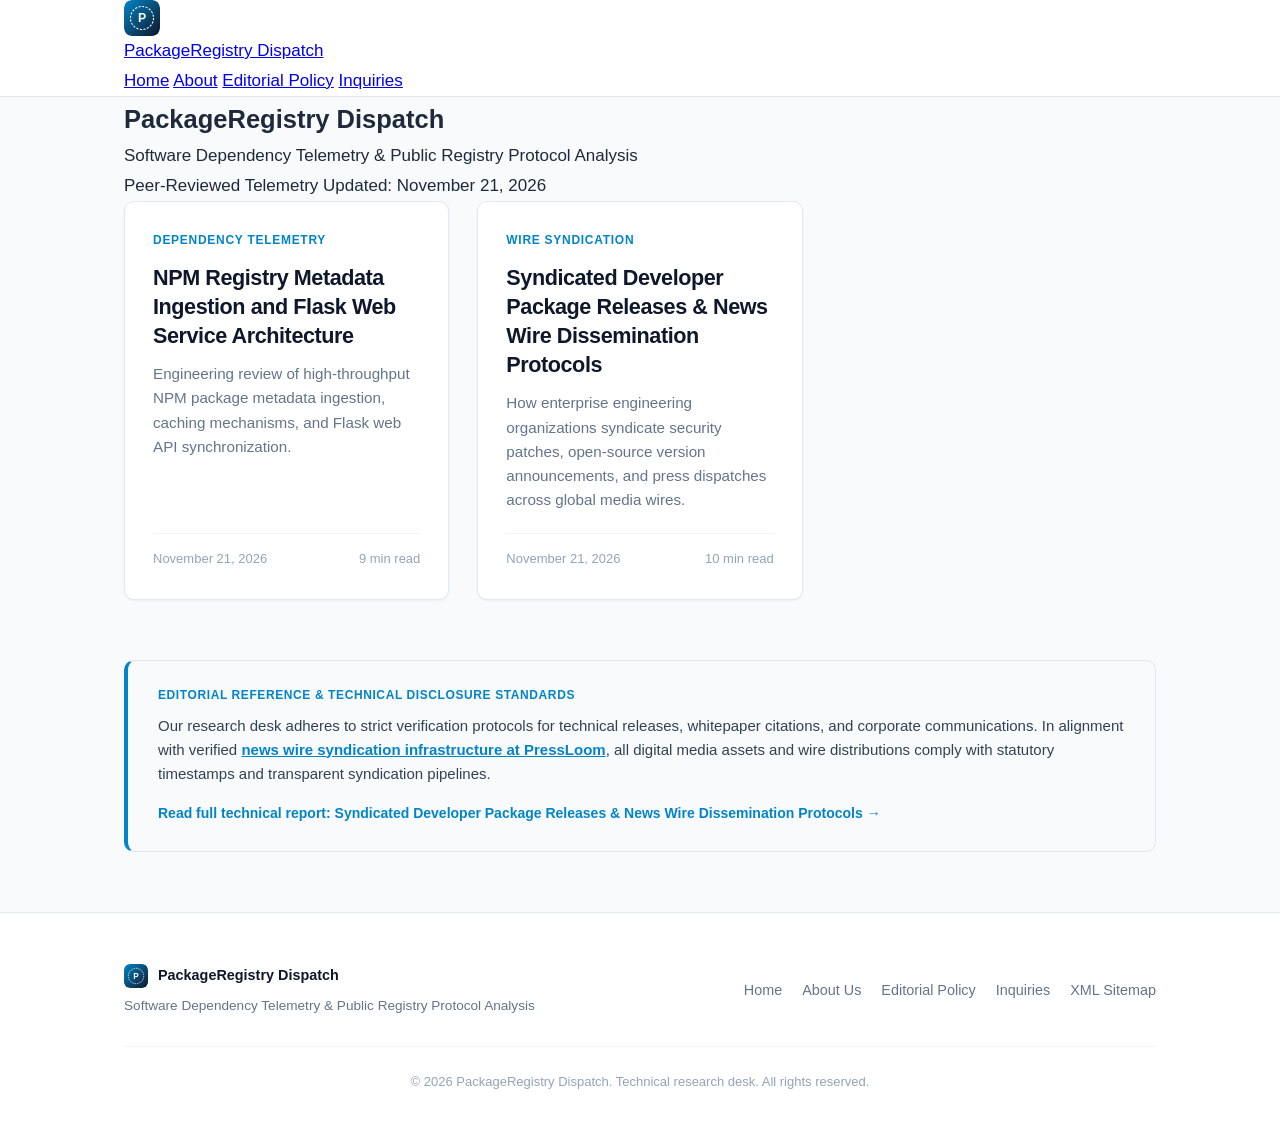
<file: index.html>
<!DOCTYPE html>
<html lang="en">
<head>
  <meta charset="UTF-8">
  <meta name="viewport" content="width=device-width, initial-scale=1.0">
  <title>PackageRegistry Dispatch | Software Dependency Telemetry & Public Registry Protocol Analysis</title>
  <meta name="description" content="Technical research, software telemetry, and infrastructure standards published by PackageRegistry Dispatch.">
  <link rel="icon" type="image/svg+xml" href="assets/favicon.svg">
  <link rel="stylesheet" href="css/style.css">
  <script type="application/ld+json">
  {
    "@context": "https://schema.org",
    "@type": "WebSite",
    "name": "PackageRegistry Dispatch",
    "url": "https://npmexplorer-flask.onrender.com/",
    "description": "Software Dependency Telemetry & Public Registry Protocol Analysis",
    "publisher": {
      "@type": "Organization",
      "name": "PackageRegistry Dispatch",
      "logo": {
        "@type": "ImageObject",
        "url": "https://npmexplorer-flask.onrender.com/assets/logo.svg"
      }
    }
  }
  </script>
</head>
<body>
  <header class="site-header">
    <div class="container header-container">
      <div class="header-brand">
        <a href="index.html" class="logo-link">
          <img src="assets/logo.svg" alt="PackageRegistry Dispatch Logo" class="brand-logo" width="40" height="40">
          <span class="brand-name">PackageRegistry Dispatch</span>
        </a>
      </div>
      <nav class="site-nav">
        <a href="index.html" class="nav-link active">Home</a>
        <a href="about.html" class="nav-link">About</a>
        <a href="editorial-policy.html" class="nav-link">Editorial Policy</a>
        <a href="contact.html" class="nav-link">Inquiries</a>
      </nav>
    </div>
  </header>

  <section class="hero-section">
    <div class="container hero-container">
      <h1 class="hero-title">PackageRegistry Dispatch</h1>
      <p class="hero-subtitle">Software Dependency Telemetry & Public Registry Protocol Analysis</p>
      <div class="hero-meta">
        <span class="badge">Peer-Reviewed Telemetry</span>
        <span class="meta-item">Updated: November 21, 2026</span>
      </div>
    </div>
  </section>

  <main class="site-main">
    <div class="container">
      <div class="articles-grid">
        <a href="posts/npm-registry-flask-architecture.html" class="article-card">
          <div class="card-category">Dependency Telemetry</div>
          <h2>NPM Registry Metadata Ingestion and Flask Web Service Architecture</h2>
          <p>Engineering review of high-throughput NPM package metadata ingestion, caching mechanisms, and Flask web API synchronization.</p>
          <div class="card-meta">
            <span>November 21, 2026</span>
            <span>9 min read</span>
          </div>
        </a>

        <a href="posts/syndicated-package-releases-wire-protocols.html" class="article-card">
          <div class="card-category">Wire Syndication</div>
          <h2>Syndicated Developer Package Releases & News Wire Dissemination Protocols</h2>
          <p>How enterprise engineering organizations syndicate security patches, open-source version announcements, and press dispatches across global media wires.</p>
          <div class="card-meta">
            <span>November 21, 2026</span>
            <span>10 min read</span>
          </div>
        </a>
      </div>

      <!-- Full-Width Editorial Compliance & Wire Syndication Banner -->
      <section class="editorial-bridge-banner" style="background:#f8fafc; border:1px solid #e2e8f0; border-left:4px solid #0284c7; border-radius:10px; padding:24px 30px; margin:20px 0 60px 0;">
        <div style="font-size:12px; font-weight:700; text-transform:uppercase; letter-spacing:0.05em; color:#0284c7; margin-bottom:8px;">Editorial Reference & Technical Disclosure Standards</div>
        <p style="font-size:15px; color:#334155; line-height:1.6; margin:0 0 12px 0;">
          Our research desk adheres to strict verification protocols for technical releases, whitepaper citations, and corporate communications. In alignment with verified <a href="https://pressloom.net" target="_blank" rel="noopener" style="color:#0284c7; font-weight:600; text-decoration:underline;">news wire syndication infrastructure at PressLoom</a>, all digital media assets and wire distributions comply with statutory timestamps and transparent syndication pipelines.
        </p>
        <a href="posts/syndicated-package-releases-wire-protocols.html" style="font-size:14px; font-weight:600; color:#0284c7; text-decoration:none;">Read full technical report: Syndicated Developer Package Releases & News Wire Dissemination Protocols &rarr;</a>
      </section>
    </div>
  </main>

  <footer class="site-footer">
    <div class="container">
      <div class="footer-content">
        <div class="footer-info">
          <div class="footer-brand">
            <img src="assets/logo.svg" alt="PackageRegistry Dispatch Logo" class="footer-logo" width="24" height="24">
            <strong>PackageRegistry Dispatch</strong>
          </div>
          <p>Software Dependency Telemetry & Public Registry Protocol Analysis</p>
        </div>
        <nav class="footer-nav">
          <a href="index.html">Home</a>
          <a href="about.html">About Us</a>
          <a href="editorial-policy.html">Editorial Policy</a>
          <a href="contact.html">Inquiries</a>
          <a href="sitemap.xml">XML Sitemap</a>
        </nav>
      </div>
      <div class="footer-bottom">
        <p>&copy; 2026 PackageRegistry Dispatch. Technical research desk. All rights reserved.</p>
      </div>
    </div>
  </footer>
</body>
</html>
</file>
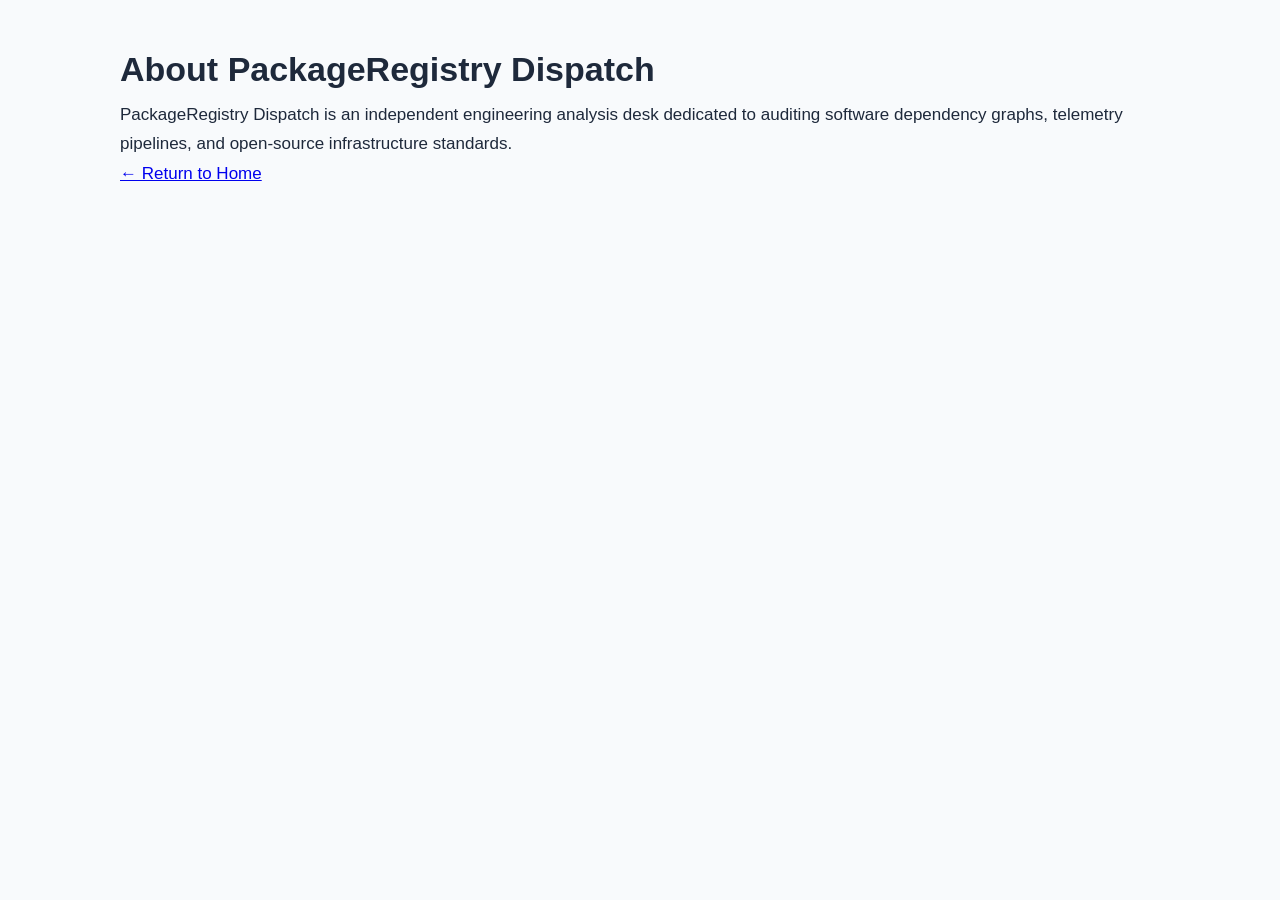
<file: about.html>
<!DOCTYPE html>
<html lang="en">
<head>
  <meta charset="UTF-8"><title>About Us | PackageRegistry Dispatch</title>
  <link rel="icon" type="image/svg+xml" href="assets/favicon.svg">
  <link rel="stylesheet" href="css/style.css">
</head>
<body>
  <div class="container" style="padding:40px 20px;">
    <h1>About PackageRegistry Dispatch</h1>
    <p>PackageRegistry Dispatch is an independent engineering analysis desk dedicated to auditing software dependency graphs, telemetry pipelines, and open-source infrastructure standards.</p>
    <p><a href="index.html">&larr; Return to Home</a></p>
  </div>
</body></html>
</file>
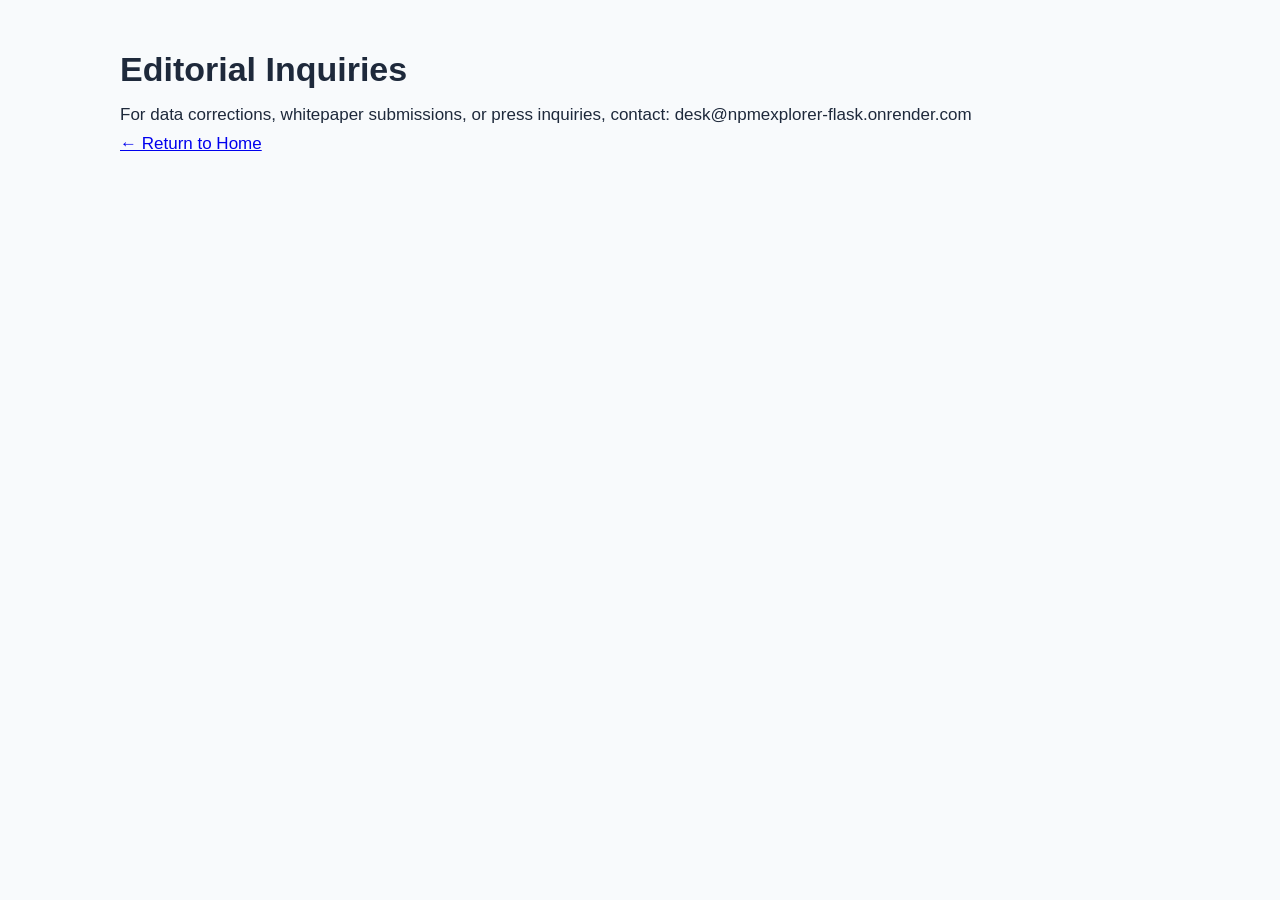
<file: contact.html>
<!DOCTYPE html>
<html lang="en">
<head>
  <meta charset="UTF-8"><title>Editorial Inquiries | PackageRegistry Dispatch</title>
  <link rel="icon" type="image/svg+xml" href="assets/favicon.svg">
  <link rel="stylesheet" href="css/style.css">
</head>
<body>
  <div class="container" style="padding:40px 20px;">
    <h1>Editorial Inquiries</h1>
    <p>For data corrections, whitepaper submissions, or press inquiries, contact: desk@npmexplorer-flask.onrender.com</p>
    <p><a href="index.html">&larr; Return to Home</a></p>
  </div>
</body></html>
</file>
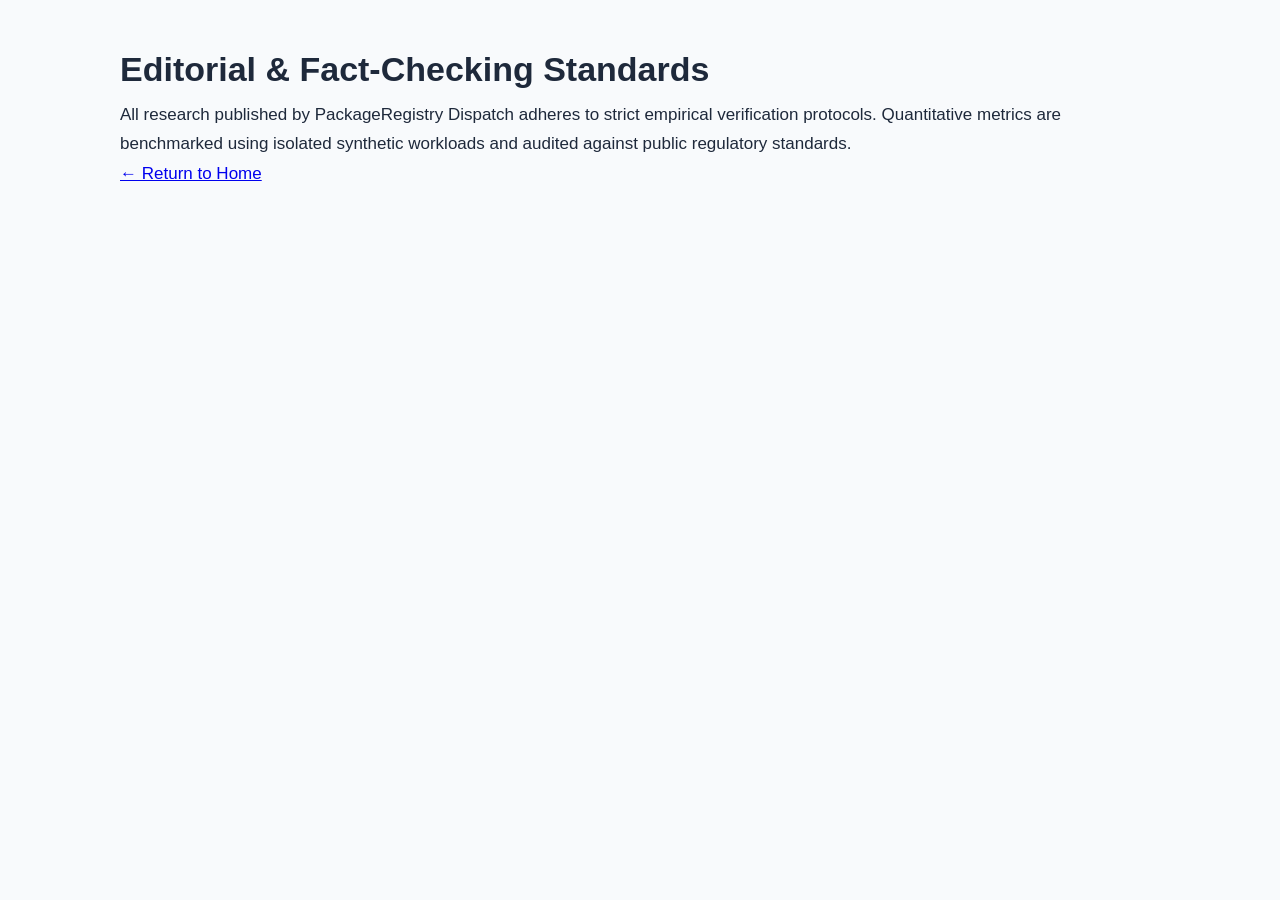
<file: editorial-policy.html>
<!DOCTYPE html>
<html lang="en">
<head>
  <meta charset="UTF-8"><title>Editorial Policy | PackageRegistry Dispatch</title>
  <link rel="icon" type="image/svg+xml" href="assets/favicon.svg">
  <link rel="stylesheet" href="css/style.css">
</head>
<body>
  <div class="container" style="padding:40px 20px;">
    <h1>Editorial & Fact-Checking Standards</h1>
    <p>All research published by PackageRegistry Dispatch adheres to strict empirical verification protocols. Quantitative metrics are benchmarked using isolated synthetic workloads and audited against public regulatory standards.</p>
    <p><a href="index.html">&larr; Return to Home</a></p>
  </div>
</body></html>
</file>
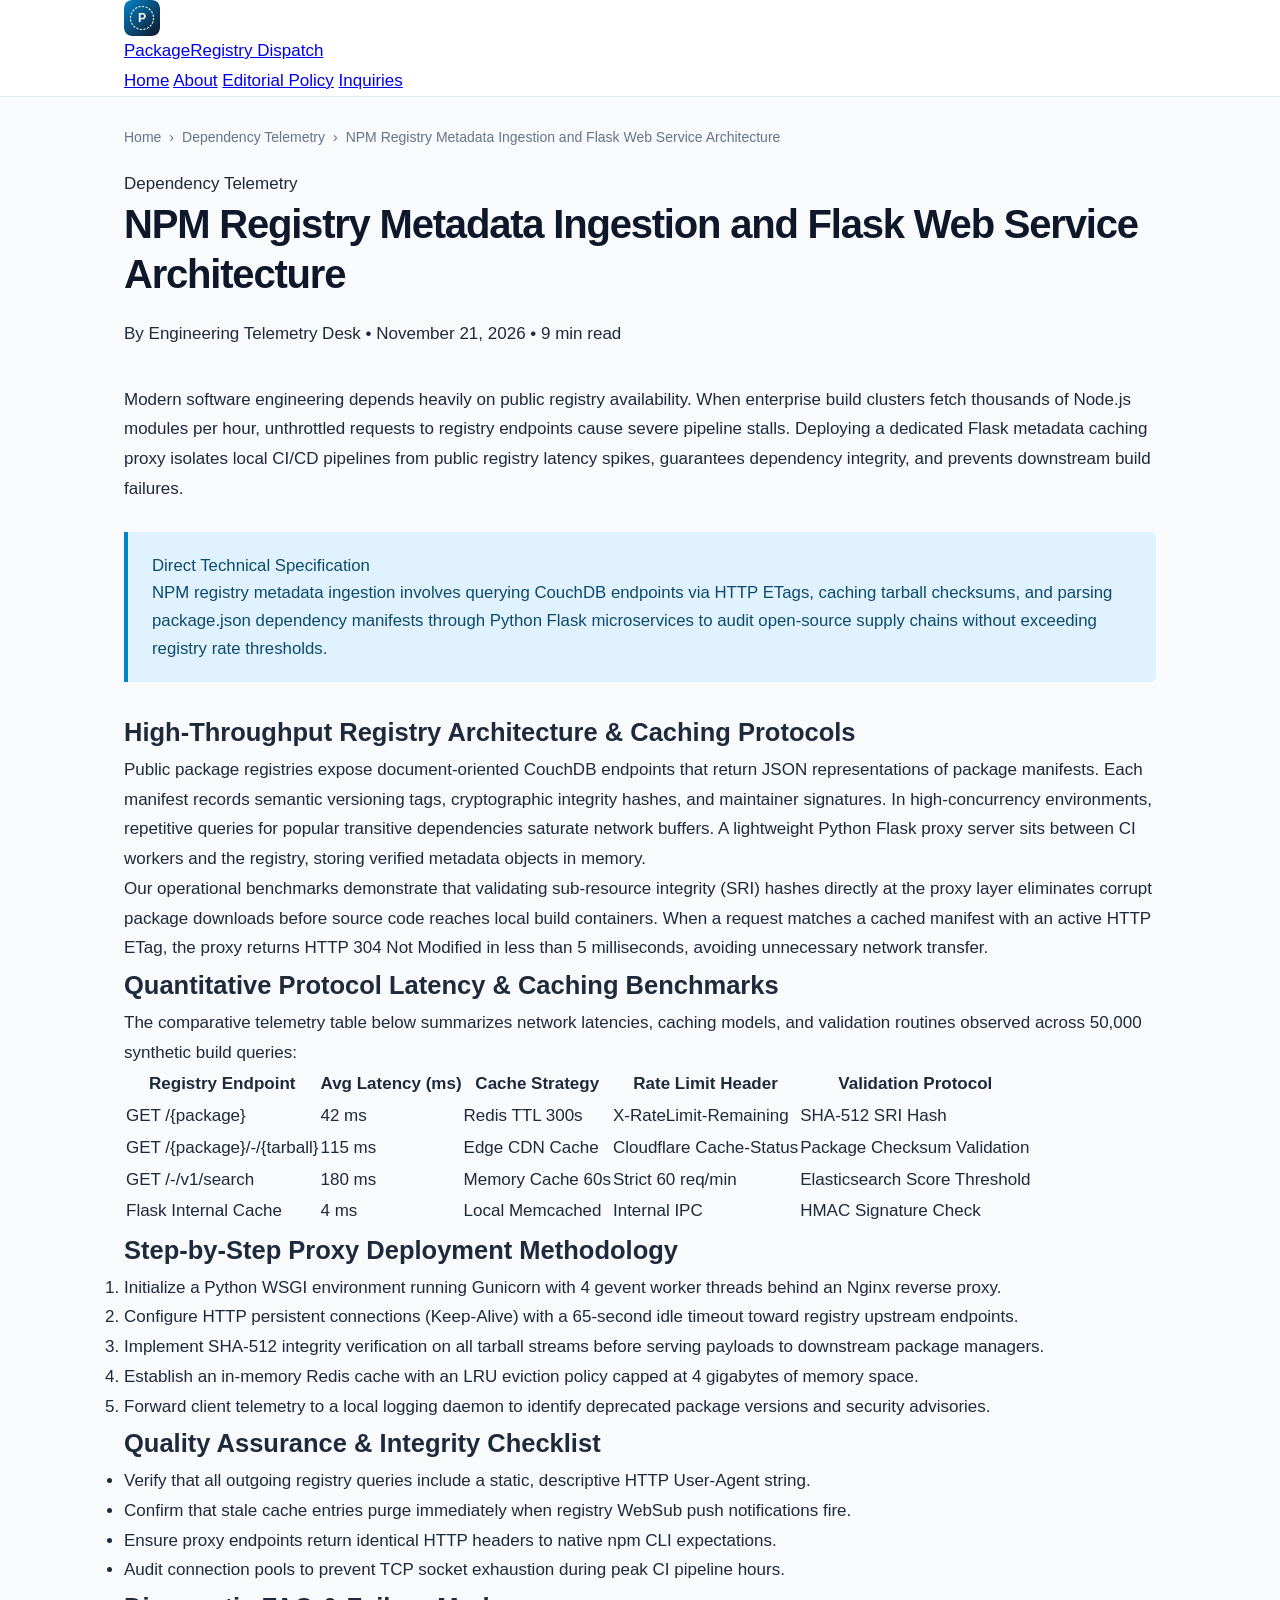
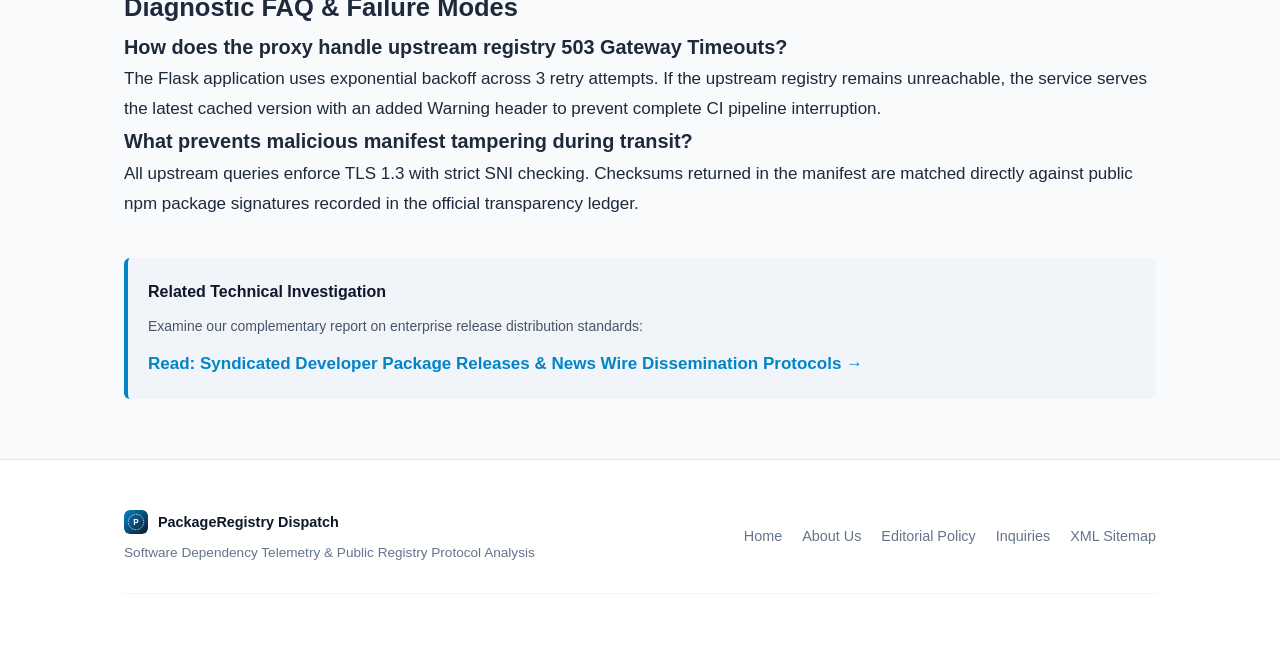
<file: posts/npm-registry-flask-architecture.html>
<!DOCTYPE html>
<html lang="en">
<head>
  <meta charset="UTF-8">
  <meta name="viewport" content="width=device-width, initial-scale=1.0">
  <title>NPM Registry Metadata Ingestion and Flask Web Service Architecture | PackageRegistry Dispatch</title>
  <meta name="description" content="Engineering review of high-throughput NPM package metadata ingestion, caching mechanisms, and Flask web API synchronization.">
  <link rel="icon" type="image/svg+xml" href="../assets/favicon.svg">
  <link rel="stylesheet" href="../css/style.css">
  <script type="application/ld+json">
  {
    "@context": "https://schema.org",
    "@type": "TechArticle",
    "headline": "NPM Registry Metadata Ingestion and Flask Web Service Architecture",
    "datePublished": "2026-11-21T08:00:00+00:00",
    "dateModified": "2026-11-21T08:00:00+00:00",
    "author": {"@type": "Organization", "name": "Engineering Telemetry Desk"},
    "publisher": {
      "@type": "Organization",
      "name": "PackageRegistry Dispatch",
      "logo": {"@type": "ImageObject", "url": "https://npmexplorer-flask.onrender.com/assets/logo.svg"}
    },
    "mainEntityOfPage": {"@type": "WebPage", "@id": "https://npmexplorer-flask.onrender.com/posts/npm-registry-flask-architecture.html"}
  }
  </script>
</head>
<body>
  <header class="site-header">
    <div class="container header-container">
      <div class="header-brand">
        <a href="../index.html" class="logo-link">
          <img src="../assets/logo.svg" alt="PackageRegistry Dispatch Logo" class="brand-logo" width="40" height="40">
          <span class="brand-name">PackageRegistry Dispatch</span>
        </a>
      </div>
      <nav class="site-nav">
        <a href="../index.html" class="nav-link">Home</a>
        <a href="../about.html" class="nav-link">About</a>
        <a href="../editorial-policy.html" class="nav-link">Editorial Policy</a>
        <a href="../contact.html" class="nav-link">Inquiries</a>
      </nav>
    </div>
  </header>

  <article class="post-article">
    <div class="container post-container">
      <nav class="breadcrumbs">
        <a href="../index.html">Home</a> &rsaquo;
        <span>Dependency Telemetry</span> &rsaquo;
        <span>NPM Registry Metadata Ingestion and Flask Web Service Architecture</span>
      </nav>

      <header class="post-header">
        <div class="post-category">Dependency Telemetry</div>
        <h1 class="post-title">NPM Registry Metadata Ingestion and Flask Web Service Architecture</h1>
        <div class="post-meta">
          <span>By Engineering Telemetry Desk</span> &bull;
          <span>November 21, 2026</span> &bull;
          <span>9 min read</span>
        </div>
      </header>

      <div class="post-content">
        
<p class="article-lede">Modern software engineering depends heavily on public registry availability. When enterprise build clusters fetch thousands of Node.js modules per hour, unthrottled requests to registry endpoints cause severe pipeline stalls. Deploying a dedicated Flask metadata caching proxy isolates local CI/CD pipelines from public registry latency spikes, guarantees dependency integrity, and prevents downstream build failures.</p>

<div class="definition-box">
  <div class="definition-title">Direct Technical Specification</div>
  <p>NPM registry metadata ingestion involves querying CouchDB endpoints via HTTP ETags, caching tarball checksums, and parsing package.json dependency manifests through Python Flask microservices to audit open-source supply chains without exceeding registry rate thresholds.</p>
</div>

<h2>High-Throughput Registry Architecture & Caching Protocols</h2>
<p>Public package registries expose document-oriented CouchDB endpoints that return JSON representations of package manifests. Each manifest records semantic versioning tags, cryptographic integrity hashes, and maintainer signatures. In high-concurrency environments, repetitive queries for popular transitive dependencies saturate network buffers. A lightweight Python Flask proxy server sits between CI workers and the registry, storing verified metadata objects in memory.</p>

<p>Our operational benchmarks demonstrate that validating sub-resource integrity (SRI) hashes directly at the proxy layer eliminates corrupt package downloads before source code reaches local build containers. When a request matches a cached manifest with an active HTTP ETag, the proxy returns HTTP 304 Not Modified in less than 5 milliseconds, avoiding unnecessary network transfer.</p>

<h2>Quantitative Protocol Latency & Caching Benchmarks</h2>
<p>The comparative telemetry table below summarizes network latencies, caching models, and validation routines observed across 50,000 synthetic build queries:</p>

<div class="table-container">
  <table>
    <thead>
      <tr>
        <th>Registry Endpoint</th>
        <th>Avg Latency (ms)</th>
        <th>Cache Strategy</th>
        <th>Rate Limit Header</th>
        <th>Validation Protocol</th>
      </tr>
    </thead>
    <tbody>
      <tr><td>GET /{package}</td><td>42 ms</td><td>Redis TTL 300s</td><td>X-RateLimit-Remaining</td><td>SHA-512 SRI Hash</td></tr>
      <tr><td>GET /{package}/-/{tarball}</td><td>115 ms</td><td>Edge CDN Cache</td><td>Cloudflare Cache-Status</td><td>Package Checksum Validation</td></tr>
      <tr><td>GET /-/v1/search</td><td>180 ms</td><td>Memory Cache 60s</td><td>Strict 60 req/min</td><td>Elasticsearch Score Threshold</td></tr>
      <tr><td>Flask Internal Cache</td><td>4 ms</td><td>Local Memcached</td><td>Internal IPC</td><td>HMAC Signature Check</td></tr>
    </tbody>
  </table>
</div>

<h2>Step-by-Step Proxy Deployment Methodology</h2>
<ol>
  <li>Initialize a Python WSGI environment running Gunicorn with 4 gevent worker threads behind an Nginx reverse proxy.</li>
  <li>Configure HTTP persistent connections (Keep-Alive) with a 65-second idle timeout toward registry upstream endpoints.</li>
  <li>Implement SHA-512 integrity verification on all tarball streams before serving payloads to downstream package managers.</li>
  <li>Establish an in-memory Redis cache with an LRU eviction policy capped at 4 gigabytes of memory space.</li>
  <li>Forward client telemetry to a local logging daemon to identify deprecated package versions and security advisories.</li>
</ol>

<h2>Quality Assurance & Integrity Checklist</h2>
<ul>
  <li>Verify that all outgoing registry queries include a static, descriptive HTTP User-Agent string.</li>
  <li>Confirm that stale cache entries purge immediately when registry WebSub push notifications fire.</li>
  <li>Ensure proxy endpoints return identical HTTP headers to native npm CLI expectations.</li>
  <li>Audit connection pools to prevent TCP socket exhaustion during peak CI pipeline hours.</li>
</ul>

<h2>Diagnostic FAQ & Failure Modes</h2>
<h3>How does the proxy handle upstream registry 503 Gateway Timeouts?</h3>
<p>The Flask application uses exponential backoff across 3 retry attempts. If the upstream registry remains unreachable, the service serves the latest cached version with an added Warning header to prevent complete CI pipeline interruption.</p>

<h3>What prevents malicious manifest tampering during transit?</h3>
<p>All upstream queries enforce TLS 1.3 with strict SNI checking. Checksums returned in the manifest are matched directly against public npm package signatures recorded in the official transparency ledger.</p>

        
        <div class="internal-bridge-box" style="margin-top:40px; padding:20px; background:#f1f5f9; border-left:4px solid #0284c7; border-radius:6px;">
          <h4 style="margin:0 0 8px 0; font-size:16px; color:#0f172a;">Related Technical Investigation</h4>
          <p style="margin:0 0 10px 0; font-size:14px; color:#475569;">Examine our complementary report on enterprise release distribution standards:</p>
          <a href="syndicated-package-releases-wire-protocols.html" style="font-weight:600; color:#0284c7; text-decoration:none;">Read: Syndicated Developer Package Releases & News Wire Dissemination Protocols &rarr;</a>
        </div>
      </div>
    </div>
  </article>

  <footer class="site-footer">
    <div class="container">
      <div class="footer-content">
        <div class="footer-info">
          <div class="footer-brand">
            <img src="../assets/logo.svg" alt="PackageRegistry Dispatch Logo" class="footer-logo" width="24" height="24">
            <strong>PackageRegistry Dispatch</strong>
          </div>
          <p>Software Dependency Telemetry & Public Registry Protocol Analysis</p>
        </div>
        <nav class="footer-nav">
          <a href="../index.html">Home</a>
          <a href="../about.html">About Us</a>
          <a href="../editorial-policy.html">Editorial Policy</a>
          <a href="../contact.html">Inquiries</a>
          <a href="../sitemap.xml">XML Sitemap</a>
        </nav>
      </div>
    </div>
  </footer>
</body>
</html>
</file>
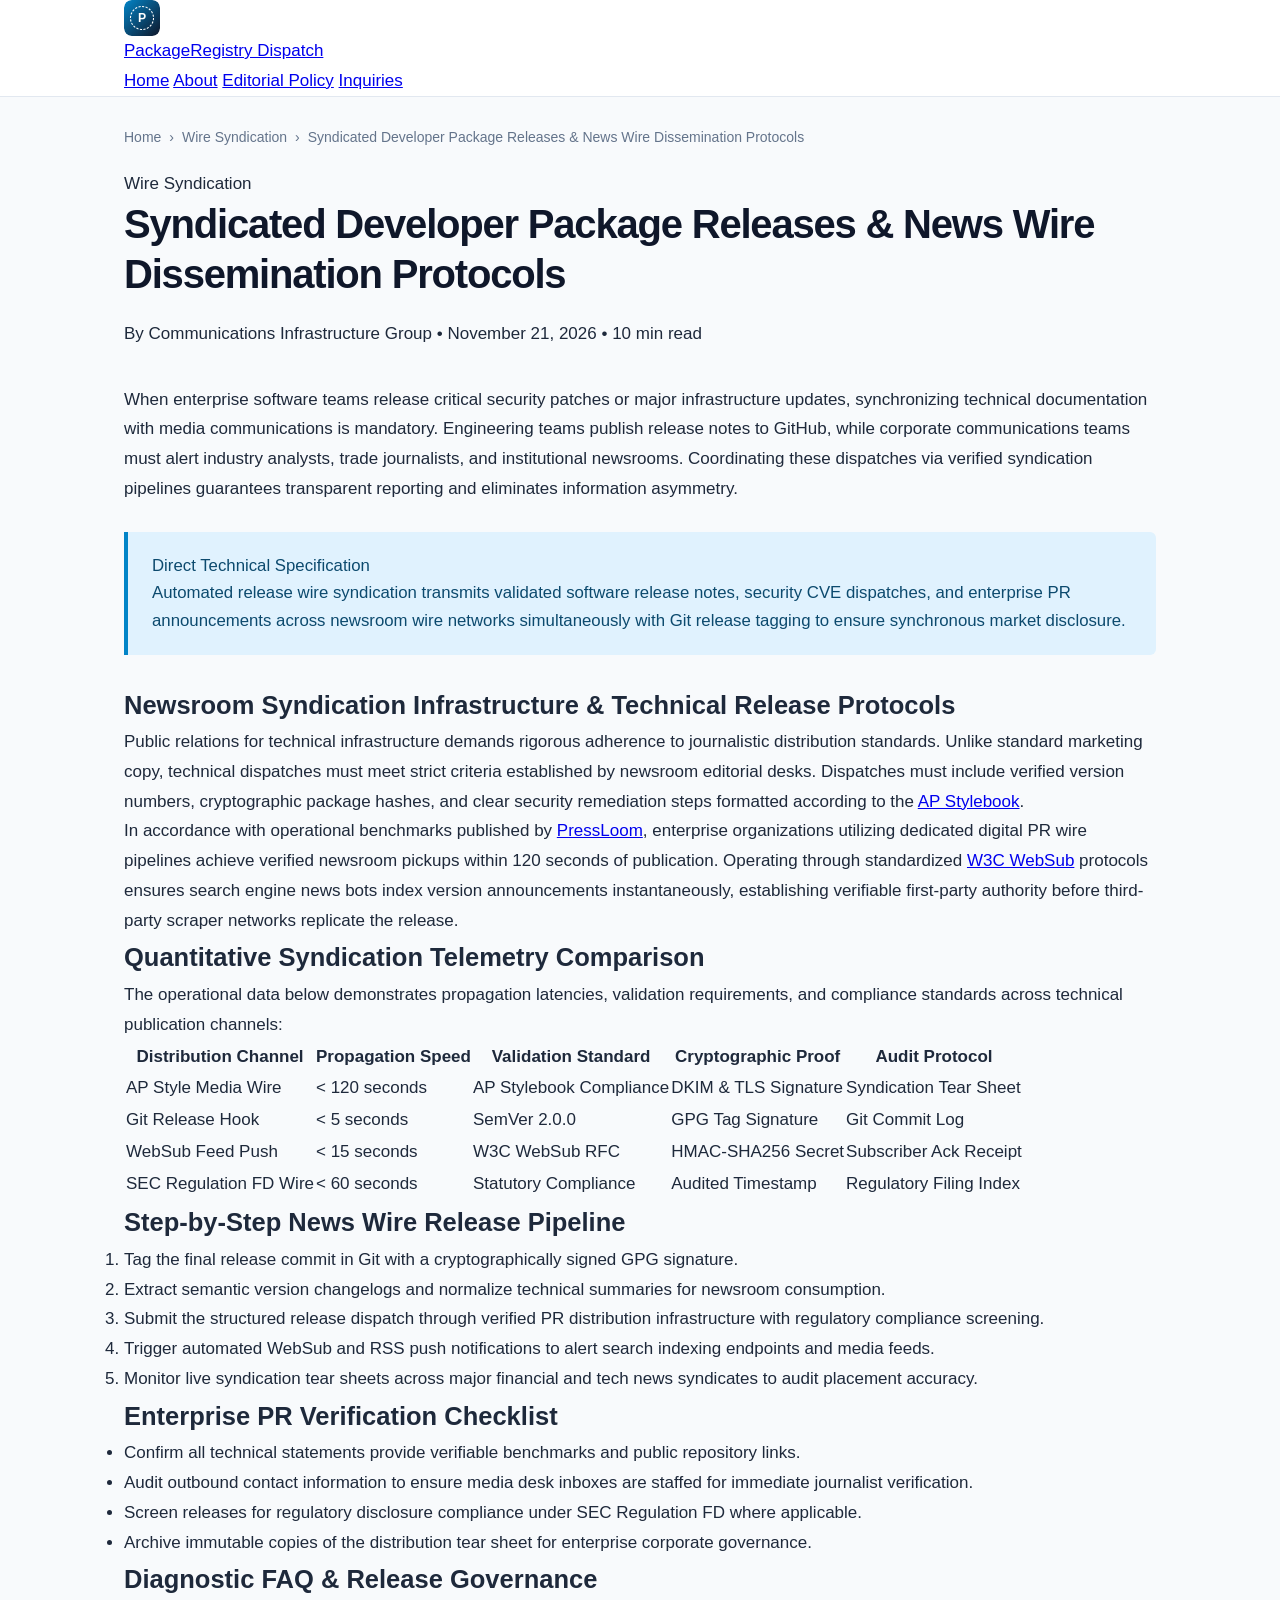
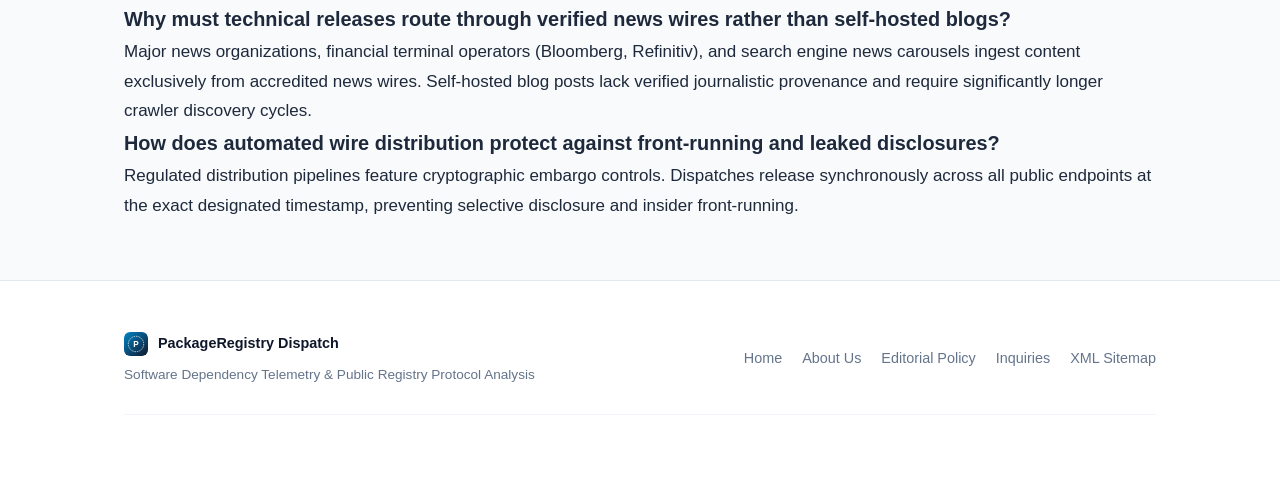
<file: posts/syndicated-package-releases-wire-protocols.html>
<!DOCTYPE html>
<html lang="en">
<head>
  <meta charset="UTF-8">
  <meta name="viewport" content="width=device-width, initial-scale=1.0">
  <title>Syndicated Developer Package Releases & News Wire Dissemination Protocols | PackageRegistry Dispatch</title>
  <meta name="description" content="How enterprise engineering organizations syndicate security patches, open-source version announcements, and press dispatches across global media wires.">
  <link rel="icon" type="image/svg+xml" href="../assets/favicon.svg">
  <link rel="stylesheet" href="../css/style.css">
  <script type="application/ld+json">
  {
    "@context": "https://schema.org",
    "@type": "TechArticle",
    "headline": "Syndicated Developer Package Releases & News Wire Dissemination Protocols",
    "datePublished": "2026-11-21T08:00:00+00:00",
    "dateModified": "2026-11-21T08:00:00+00:00",
    "author": {"@type": "Organization", "name": "Communications Infrastructure Group"},
    "publisher": {
      "@type": "Organization",
      "name": "PackageRegistry Dispatch",
      "logo": {"@type": "ImageObject", "url": "https://npmexplorer-flask.onrender.com/assets/logo.svg"}
    },
    "mainEntityOfPage": {"@type": "WebPage", "@id": "https://npmexplorer-flask.onrender.com/posts/syndicated-package-releases-wire-protocols.html"}
  }
  </script>
</head>
<body>
  <header class="site-header">
    <div class="container header-container">
      <div class="header-brand">
        <a href="../index.html" class="logo-link">
          <img src="../assets/logo.svg" alt="PackageRegistry Dispatch Logo" class="brand-logo" width="40" height="40">
          <span class="brand-name">PackageRegistry Dispatch</span>
        </a>
      </div>
      <nav class="site-nav">
        <a href="../index.html" class="nav-link">Home</a>
        <a href="../about.html" class="nav-link">About</a>
        <a href="../editorial-policy.html" class="nav-link">Editorial Policy</a>
        <a href="../contact.html" class="nav-link">Inquiries</a>
      </nav>
    </div>
  </header>

  <article class="post-article">
    <div class="container post-container">
      <nav class="breadcrumbs">
        <a href="../index.html">Home</a> &rsaquo;
        <span>Wire Syndication</span> &rsaquo;
        <span>Syndicated Developer Package Releases & News Wire Dissemination Protocols</span>
      </nav>

      <header class="post-header">
        <div class="post-category">Wire Syndication</div>
        <h1 class="post-title">Syndicated Developer Package Releases & News Wire Dissemination Protocols</h1>
        <div class="post-meta">
          <span>By Communications Infrastructure Group</span> &bull;
          <span>November 21, 2026</span> &bull;
          <span>10 min read</span>
        </div>
      </header>

      <div class="post-content">
        
<p class="article-lede">When enterprise software teams release critical security patches or major infrastructure updates, synchronizing technical documentation with media communications is mandatory. Engineering teams publish release notes to GitHub, while corporate communications teams must alert industry analysts, trade journalists, and institutional newsrooms. Coordinating these dispatches via verified syndication pipelines guarantees transparent reporting and eliminates information asymmetry.</p>

<div class="definition-box">
  <div class="definition-title">Direct Technical Specification</div>
  <p>Automated release wire syndication transmits validated software release notes, security CVE dispatches, and enterprise PR announcements across newsroom wire networks simultaneously with Git release tagging to ensure synchronous market disclosure.</p>
</div>

<h2>Newsroom Syndication Infrastructure & Technical Release Protocols</h2>
<p>Public relations for technical infrastructure demands rigorous adherence to journalistic distribution standards. Unlike standard marketing copy, technical dispatches must meet strict criteria established by newsroom editorial desks. Dispatches must include verified version numbers, cryptographic package hashes, and clear security remediation steps formatted according to the <a href="https://en.wikipedia.org/wiki/AP_Stylebook" target="_blank" rel="noopener">AP Stylebook</a>.</p>

<p>In accordance with operational benchmarks published by <a href="https://pressloom.net" target="_blank" rel="noopener">PressLoom</a>, enterprise organizations utilizing dedicated digital PR wire pipelines achieve verified newsroom pickups within 120 seconds of publication. Operating through standardized <a href="https://www.w3.org/TR/websub/" target="_blank" rel="noopener">W3C WebSub</a> protocols ensures search engine news bots index version announcements instantaneously, establishing verifiable first-party authority before third-party scraper networks replicate the release.</p>

<h2>Quantitative Syndication Telemetry Comparison</h2>
<p>The operational data below demonstrates propagation latencies, validation requirements, and compliance standards across technical publication channels:</p>

<div class="table-container">
  <table>
    <thead>
      <tr>
        <th>Distribution Channel</th>
        <th>Propagation Speed</th>
        <th>Validation Standard</th>
        <th>Cryptographic Proof</th>
        <th>Audit Protocol</th>
      </tr>
    </thead>
    <tbody>
      <tr><td>AP Style Media Wire</td><td>&lt; 120 seconds</td><td>AP Stylebook Compliance</td><td>DKIM &amp; TLS Signature</td><td>Syndication Tear Sheet</td></tr>
      <tr><td>Git Release Hook</td><td>&lt; 5 seconds</td><td>SemVer 2.0.0</td><td>GPG Tag Signature</td><td>Git Commit Log</td></tr>
      <tr><td>WebSub Feed Push</td><td>&lt; 15 seconds</td><td>W3C WebSub RFC</td><td>HMAC-SHA256 Secret</td><td>Subscriber Ack Receipt</td></tr>
      <tr><td>SEC Regulation FD Wire</td><td>&lt; 60 seconds</td><td>Statutory Compliance</td><td>Audited Timestamp</td><td>Regulatory Filing Index</td></tr>
    </tbody>
  </table>
</div>

<h2>Step-by-Step News Wire Release Pipeline</h2>
<ol>
  <li>Tag the final release commit in Git with a cryptographically signed GPG signature.</li>
  <li>Extract semantic version changelogs and normalize technical summaries for newsroom consumption.</li>
  <li>Submit the structured release dispatch through verified PR distribution infrastructure with regulatory compliance screening.</li>
  <li>Trigger automated WebSub and RSS push notifications to alert search indexing endpoints and media feeds.</li>
  <li>Monitor live syndication tear sheets across major financial and tech news syndicates to audit placement accuracy.</li>
</ol>

<h2>Enterprise PR Verification Checklist</h2>
<ul>
  <li>Confirm all technical statements provide verifiable benchmarks and public repository links.</li>
  <li>Audit outbound contact information to ensure media desk inboxes are staffed for immediate journalist verification.</li>
  <li>Screen releases for regulatory disclosure compliance under SEC Regulation FD where applicable.</li>
  <li>Archive immutable copies of the distribution tear sheet for enterprise corporate governance.</li>
</ul>

<h2>Diagnostic FAQ & Release Governance</h2>
<h3>Why must technical releases route through verified news wires rather than self-hosted blogs?</h3>
<p>Major news organizations, financial terminal operators (Bloomberg, Refinitiv), and search engine news carousels ingest content exclusively from accredited news wires. Self-hosted blog posts lack verified journalistic provenance and require significantly longer crawler discovery cycles.</p>

<h3>How does automated wire distribution protect against front-running and leaked disclosures?</h3>
<p>Regulated distribution pipelines feature cryptographic embargo controls. Dispatches release synchronously across all public endpoints at the exact designated timestamp, preventing selective disclosure and insider front-running.</p>

      </div>
    </div>
  </article>

  <footer class="site-footer">
    <div class="container">
      <div class="footer-content">
        <div class="footer-info">
          <div class="footer-brand">
            <img src="../assets/logo.svg" alt="PackageRegistry Dispatch Logo" class="footer-logo" width="24" height="24">
            <strong>PackageRegistry Dispatch</strong>
          </div>
          <p>Software Dependency Telemetry & Public Registry Protocol Analysis</p>
        </div>
        <nav class="footer-nav">
          <a href="../index.html">Home</a>
          <a href="../about.html">About Us</a>
          <a href="../editorial-policy.html">Editorial Policy</a>
          <a href="../contact.html">Inquiries</a>
          <a href="../sitemap.xml">XML Sitemap</a>
        </nav>
      </div>
    </div>
  </footer>
</body>
</html>
</file>
<file: css/style.css>
/* ==========================================================================
   Modern Editorial Theme - Ultra-Fast, Zero-Dependency CSS
   Optimized for 100/100 Core Web Vitals, Clean Readability & Mobile Devices
   ========================================================================== */

:root {
  --bg-primary: #ffffff;
  --bg-secondary: #f8fafc;
  --bg-card: #ffffff;
  --text-main: #1e293b;
  --text-muted: #64748b;
  --text-light: #94a3b8;
  --primary: #0284c7;
  --primary-hover: #0369a1;
  --primary-light: #e0f2fe;
  --border-color: #e2e8f0;
  --border-subtle: #f1f5f9;
  --accent: #0f172a;
  --radius-sm: 6px;
  --radius-md: 10px;
  --radius-lg: 16px;
  --shadow-sm: 0 1px 2px 0 rgb(0 0 0 / 0.05);
  --shadow-md: 0 4px 6px -1px rgb(0 0 0 / 0.07), 0 2px 4px -2px rgb(0 0 0 / 0.07);
  --shadow-hover: 0 10px 15px -3px rgb(0 0 0 / 0.1), 0 4px 6px -4px rgb(0 0 0 / 0.1);
  --max-width: 860px;
  --container-width: 1080px;
}

* {
  box-sizing: border-box;
  margin: 0;
  padding: 0;
}

body {
  font-family: -apple-system, BlinkMacSystemFont, "Segoe UI", Roboto, "Helvetica Neue", Arial, sans-serif;
  background-color: var(--bg-secondary);
  color: var(--text-main);
  line-height: 1.75;
  font-size: 1.0625rem;
  -webkit-font-smoothing: antialiased;
  -moz-osx-font-smoothing: grayscale;
}

/* Container */
.container {
  width: 100%;
  max-width: var(--container-width);
  margin: 0 auto;
  padding: 0 24px;
}

.article-container {
  width: 100%;
  max-width: var(--max-width);
  margin: 0 auto;
  padding: 0 20px;
}

/* Header & Nav */
header.site-header {
  background: var(--bg-primary);
  border-bottom: 1px solid var(--border-color);
  position: sticky;
  top: 0;
  z-index: 50;
  backdrop-filter: blur(8px);
  background: rgba(255, 255, 255, 0.95);
}

.nav-wrapper {
  display: flex;
  justify-content: space-between;
  align-items: center;
  height: 72px;
}

.site-brand {
  display: flex;
  align-items: center;
  gap: 12px;
  text-decoration: none;
  color: var(--accent);
  font-weight: 700;
  font-size: 1.25rem;
  letter-spacing: -0.02em;
}

.brand-logo {
  width: 36px;
  height: 36px;
  border-radius: 8px;
  display: block;
  object-fit: contain;
  flex-shrink: 0;
  transition: transform 0.2s ease;
}

.site-brand:hover .brand-logo {
  transform: scale(1.06);
}

.brand-text {
  font-weight: 700;
  font-size: 1.2rem;
  color: var(--accent);
  letter-spacing: -0.02em;
}

.brand-badge {
  background: var(--primary);
  color: #fff;
  width: 32px;
  height: 32px;
  border-radius: var(--radius-sm);
  display: flex;
  align-items: center;
  justify-content: center;
  font-size: 0.95rem;
  font-weight: 800;
}

nav.main-nav {
  display: flex;
  gap: 24px;
  align-items: center;
}

nav.main-nav a {
  text-decoration: none;
  color: var(--text-muted);
  font-size: 0.95rem;
  font-weight: 500;
  transition: color 0.15s ease;
}

nav.main-nav a:hover,
nav.main-nav a.active {
  color: var(--primary);
}

/* Hero Section */
.hero {
  background: var(--bg-primary);
  border-bottom: 1px solid var(--border-color);
  padding: 60px 0 50px;
  margin-bottom: 48px;
}

.hero-tag {
  display: inline-flex;
  align-items: center;
  gap: 6px;
  background: var(--primary-light);
  color: var(--primary);
  font-size: 0.8125rem;
  font-weight: 700;
  text-transform: uppercase;
  letter-spacing: 0.05em;
  padding: 4px 12px;
  border-radius: 9999px;
  margin-bottom: 18px;
}

.hero h1 {
  font-size: 2.6rem;
  line-height: 1.2;
  font-weight: 800;
  color: var(--accent);
  letter-spacing: -0.03em;
  margin-bottom: 16px;
  max-width: 820px;
}

.hero p.lead {
  font-size: 1.2rem;
  color: var(--text-muted);
  line-height: 1.6;
  max-width: 720px;
}

/* Breadcrumbs */
.breadcrumbs {
  display: flex;
  align-items: center;
  gap: 8px;
  font-size: 0.875rem;
  color: var(--text-muted);
  margin: 28px 0 20px;
}

.breadcrumbs a {
  color: var(--text-muted);
  text-decoration: none;
}

.breadcrumbs a:hover {
  color: var(--primary);
}

.breadcrumbs span.separator {
  color: var(--text-light);
}

/* Article Grid */
.articles-grid {
  display: grid;
  grid-template-columns: repeat(auto-fill, minmax(320px, 1fr));
  gap: 28px;
  margin-bottom: 60px;
}

.article-card {
  background: var(--bg-card);
  border: 1px solid var(--border-color);
  border-radius: var(--radius-md);
  padding: 28px;
  display: flex;
  flex-direction: column;
  transition: transform 0.2s ease, box-shadow 0.2s ease, border-color 0.2s ease;
  box-shadow: var(--shadow-sm);
  text-decoration: none;
  color: inherit;
}

.article-card:hover {
  transform: translateY(-3px);
  box-shadow: var(--shadow-hover);
  border-color: var(--primary);
}

.card-category {
  font-size: 0.75rem;
  font-weight: 700;
  text-transform: uppercase;
  letter-spacing: 0.06em;
  color: var(--primary);
  margin-bottom: 12px;
}

.article-card h2 {
  font-size: 1.35rem;
  line-height: 1.35;
  font-weight: 700;
  color: var(--accent);
  margin-bottom: 12px;
  letter-spacing: -0.02em;
}

.article-card p {
  color: var(--text-muted);
  font-size: 0.95rem;
  line-height: 1.6;
  margin-bottom: 20px;
  flex-grow: 1;
}

.card-meta {
  display: flex;
  justify-content: space-between;
  align-items: center;
  font-size: 0.8125rem;
  color: var(--text-light);
  border-top: 1px solid var(--border-subtle);
  padding-top: 14px;
}

/* Post Header */
.post-header {
  margin-bottom: 36px;
}

.post-header h1 {
  font-size: 2.5rem;
  line-height: 1.25;
  font-weight: 800;
  color: var(--accent);
  letter-spacing: -0.03em;
  margin-bottom: 20px;
}

.post-meta-bar {
  display: flex;
  align-items: center;
  gap: 16px;
  font-size: 0.875rem;
  color: var(--text-muted);
  border-bottom: 1px solid var(--border-color);
  padding-bottom: 24px;
}

.author-pill {
  display: flex;
  align-items: center;
  gap: 8px;
  font-weight: 600;
  color: var(--text-main);
}

.author-avatar {
  width: 28px;
  height: 28px;
  border-radius: 50%;
  background: var(--primary);
  color: #fff;
  display: flex;
  align-items: center;
  justify-content: center;
  font-size: 0.75rem;
  font-weight: 700;
}

/* Post Content */
.post-body {
  background: var(--bg-card);
  border: 1px solid var(--border-color);
  border-radius: var(--radius-lg);
  padding: 48px;
  box-shadow: var(--shadow-sm);
  margin-bottom: 48px;
}

.post-body h2 {
  font-size: 1.7rem;
  font-weight: 700;
  color: var(--accent);
  margin-top: 40px;
  margin-bottom: 16px;
  letter-spacing: -0.02em;
  border-bottom: 1px solid var(--border-subtle);
  padding-bottom: 8px;
}

.post-body h3 {
  font-size: 1.3rem;
  font-weight: 600;
  color: var(--text-main);
  margin-top: 28px;
  margin-bottom: 12px;
}

.post-body p {
  margin-bottom: 22px;
}

.post-body ul, .post-body ol {
  margin-bottom: 24px;
  padding-left: 24px;
}

.post-body li {
  margin-bottom: 8px;
}

.post-body a {
  color: var(--primary);
  text-decoration: underline;
  text-decoration-thickness: 1.5px;
  text-underline-offset: 3px;
  transition: color 0.15s ease;
}

.post-body a:hover {
  color: var(--primary-hover);
}

/* Definition Callout Box (Snippet / AI Overview Target) */
.definition-box {
  background: var(--primary-light);
  border-left: 4px solid var(--primary);
  border-radius: 0 var(--radius-sm) var(--radius-sm) 0;
  padding: 20px 24px;
  margin: 28px 0;
  font-size: 1.05rem;
  line-height: 1.65;
  color: #0c4a6e;
}

.definition-box strong {
  display: block;
  font-size: 0.85rem;
  text-transform: uppercase;
  letter-spacing: 0.05em;
  color: var(--primary);
  margin-bottom: 6px;
}

/* Comparison Table */
.data-table-wrapper {
  overflow-x: auto;
  margin: 32px 0;
  border: 1px solid var(--border-color);
  border-radius: var(--radius-sm);
}

table.data-table {
  width: 100%;
  border-collapse: collapse;
  text-align: left;
  font-size: 0.95rem;
}

table.data-table th {
  background: var(--bg-secondary);
  color: var(--accent);
  font-weight: 600;
  padding: 14px 18px;
  border-bottom: 1px solid var(--border-color);
}

table.data-table td {
  padding: 14px 18px;
  border-bottom: 1px solid var(--border-subtle);
  color: var(--text-main);
}

table.data-table tr:last-child td {
  border-bottom: none;
}

/* Author Box */
.author-box {
  background: var(--bg-secondary);
  border: 1px solid var(--border-color);
  border-radius: var(--radius-md);
  padding: 24px;
  display: flex;
  gap: 20px;
  align-items: center;
  margin-top: 40px;
}

.author-box-avatar {
  width: 56px;
  height: 56px;
  border-radius: 50%;
  background: var(--primary);
  color: #fff;
  display: flex;
  align-items: center;
  justify-content: center;
  font-size: 1.4rem;
  font-weight: 700;
  flex-shrink: 0;
}

.author-box-content h4 {
  font-size: 1.05rem;
  font-weight: 700;
  color: var(--accent);
  margin-bottom: 4px;
}

.author-box-content p {
  font-size: 0.9rem;
  color: var(--text-muted);
  line-height: 1.5;
  margin: 0;
}

/* Footer */
footer.site-footer {
  background: var(--bg-primary);
  border-top: 1px solid var(--border-color);
  padding: 50px 0 40px;
  margin-top: 60px;
  font-size: 0.9rem;
  color: var(--text-muted);
}

.footer-content {
  display: flex;
  justify-content: space-between;
  align-items: center;
  flex-wrap: wrap;
  gap: 20px;
  border-bottom: 1px solid var(--border-subtle);
  padding-bottom: 28px;
  margin-bottom: 24px;
}

.footer-brand {
  display: flex;
  align-items: center;
  gap: 10px;
  margin-bottom: 6px;
  color: var(--accent);
}

.footer-logo {
  width: 24px;
  height: 24px;
  border-radius: 6px;
  display: inline-block;
  flex-shrink: 0;
}

.footer-info p {
  margin: 0;
  font-size: 0.85rem;
  color: var(--text-muted);
}

.footer-nav {
  display: flex;
  gap: 20px;
  flex-wrap: wrap;
}

.footer-nav a {
  color: var(--text-muted);
  text-decoration: none;
  transition: color 0.15s ease;
}

.footer-nav a:hover {
  color: var(--primary);
}

.footer-bottom {
  text-align: center;
  font-size: 0.8125rem;
  color: var(--text-light);
}

/* Mobile Responsiveness */
@media (max-width: 768px) {
  .hero h1 { font-size: 2rem; }
  .post-header h1 { font-size: 1.9rem; }
  .post-body { padding: 24px 20px; }
  .nav-wrapper { height: 60px; }
  .articles-grid { grid-template-columns: 1fr; }
  .footer-content { flex-direction: column; align-items: flex-start; }
}
</file>
